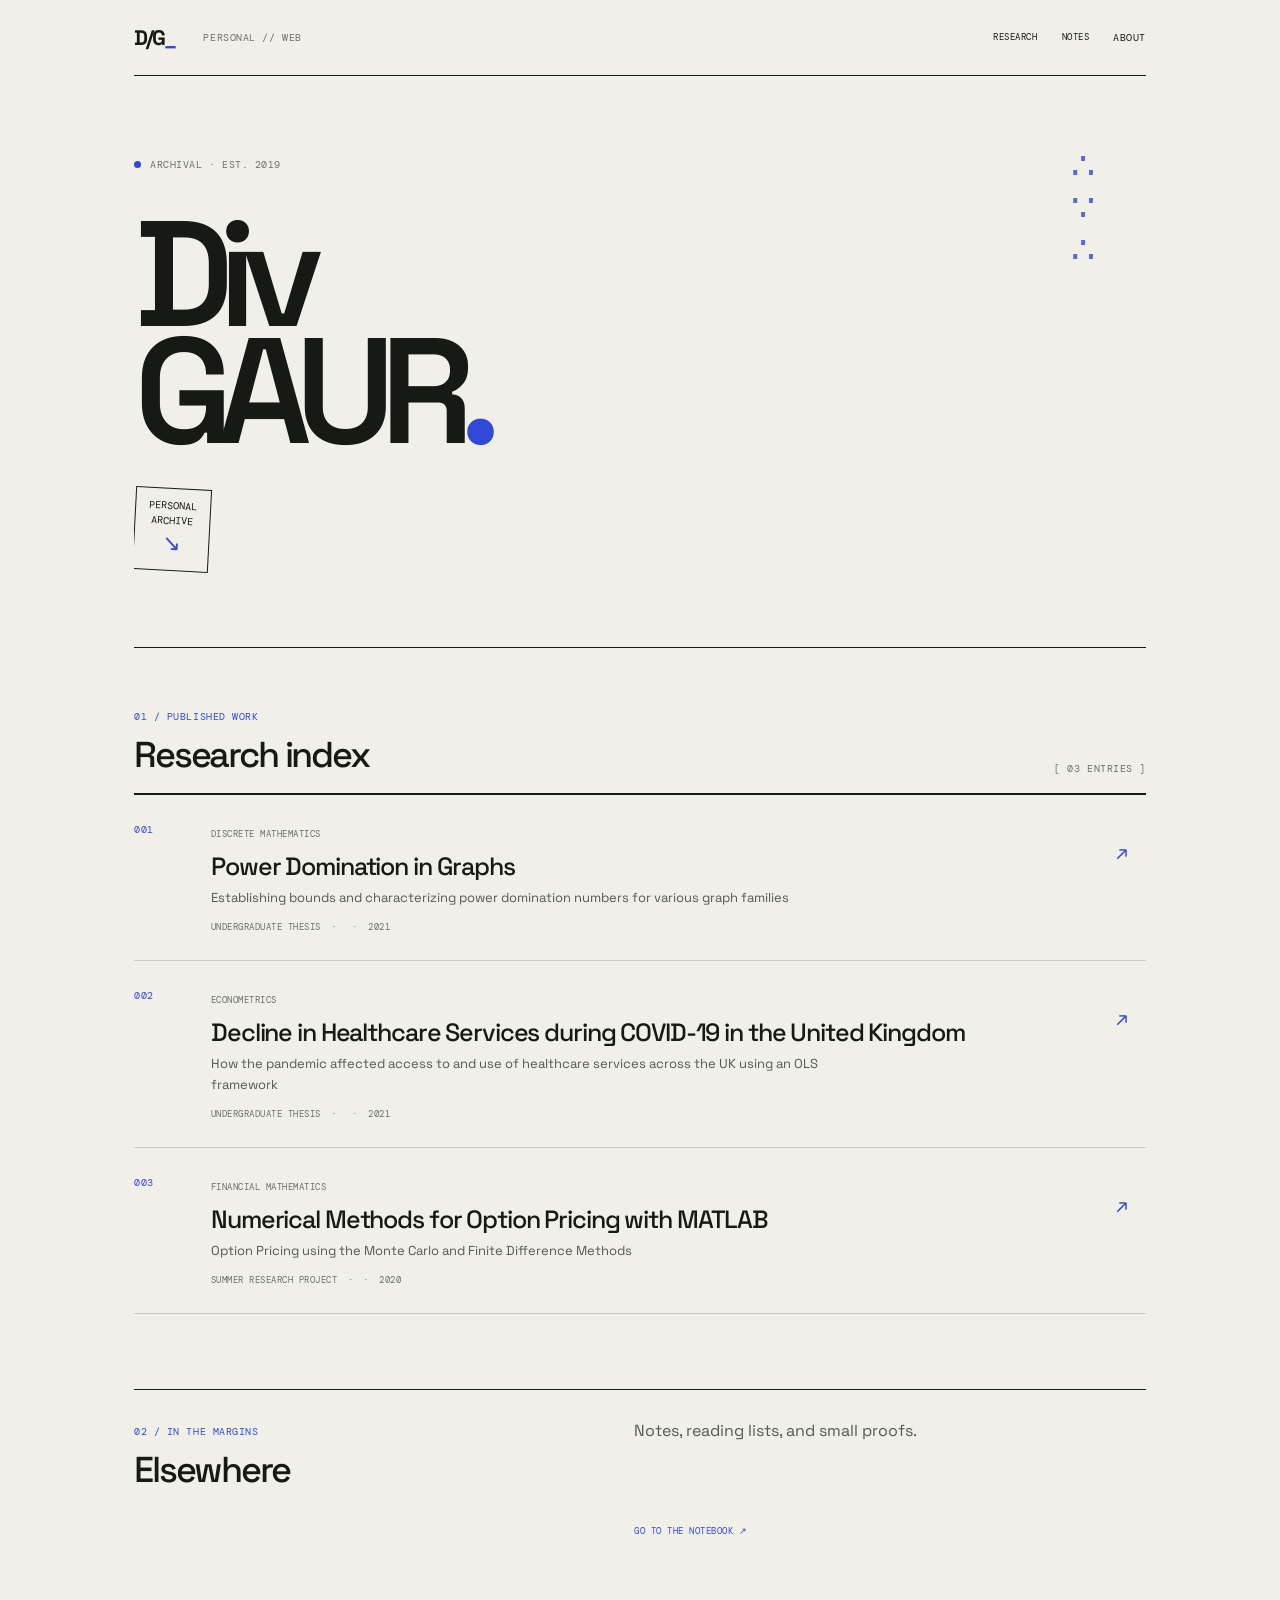
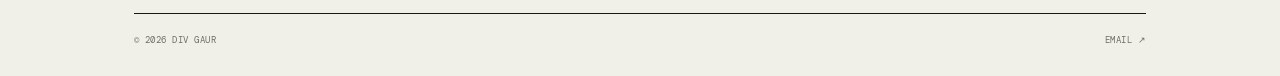
<file: index.html>
<!doctype html>
<html lang="en">
<head>
  <meta charset="utf-8"><meta name="viewport" content="width=device-width, initial-scale=1">
  <meta name="description" content="Personal archive of research and notes">
  <title>Div Gaur</title><link rel="stylesheet" href="style.css">
</head>
<body>
<div class="site">
  <header class="topbar">
    <a class="mark" href="index.html">D/G<span>_</span></a>
    <span class="top-note">PERSONAL // WEB</span>
    <nav><a href="#research">RESEARCH</a><a href="#other">NOTES</a> ABOUT</nav>
  </header>
  <main>
    <section class="hero">
      <div class="hero-kicker"><span class="status-dot"></span> ARCHIVAL · EST. 2019</div>
      <h1>Div<br>GAUR<span class="acid">.</span></h1>
      <div class="hero-bottom">
        <div class="hero-stamp">PERSONAL<br>ARCHIVE<br><span>↘</span></div>
      </div>
      <div class="hero-grid-mark" aria-hidden="true">∴<br>∵<br>∴</div>
    </section>

    <section id="research" class="research">
      <div class="section-head"><div><span class="index">01 / PUBLISHED WORK</span><h2>Research index</h2></div><span class="count">[ 03 ENTRIES ]</span></div>
      <article class="entry"><span class="entry-no">001</span><div class="entry-content"><span class="tag">DISCRETE MATHEMATICS</span><h3><a href="theses/graph-theory.html">Power Domination in Graphs</a></h3><p>Establishing bounds and characterizing power domination numbers for various graph families</p><div class="entry-meta">UNDERGRADUATE THESIS <i>·</i> <i>·</i> 2021</div></div><a class="entry-arrow" href="theses/graph-theory.html" aria-label="Open thesis">↗</a></article>
      <article class="entry"><span class="entry-no">002</span><div class="entry-content"><span class="tag">ECONOMETRICS</span><h3><a href="theses/econometrics.html">Decline in Healthcare Services during COVID-19 in the United Kingdom</a></h3><p>How the pandemic affected access to and use of healthcare services across the UK using an OLS framework</p><div class="entry-meta">UNDERGRADUATE THESIS <i>·</i> <i>·</i> 2021</div></div><a class="entry-arrow" href="theses/econometrics.html" aria-label="Open thesis">↗</a></article>
      <article class="entry"><span class="entry-no">003</span><div class="entry-content"><span class="tag">FINANCIAL MATHEMATICS</span><h3><a href="theses/financial-mathematics.html">Numerical Methods for Option Pricing with MATLAB</a></h3><p>Option Pricing using the Monte Carlo and Finite Difference Methods</p><div class="entry-meta">SUMMER RESEARCH PROJECT <i>·</i><i>·</i> 2020</div></div><a class="entry-arrow" href="theses/financial-mathematics.html" aria-label="Open thesis">↗</a></article>
    </section>

    <section id="other" class="other">
      <div><span class="index">02 / IN THE MARGINS</span><h2>Elsewhere</h2></div>
      <p>Notes, reading lists, and small proofs.</p>
      <a class="text-link" href="xxxx">GO TO THE NOTEBOOK ↗</a>
    </section>
  </main>
  <footer><span>© 2026 DIV GAUR</span><span></span>EMAIL ↗</footer>
</div>
</body></html>
</file>
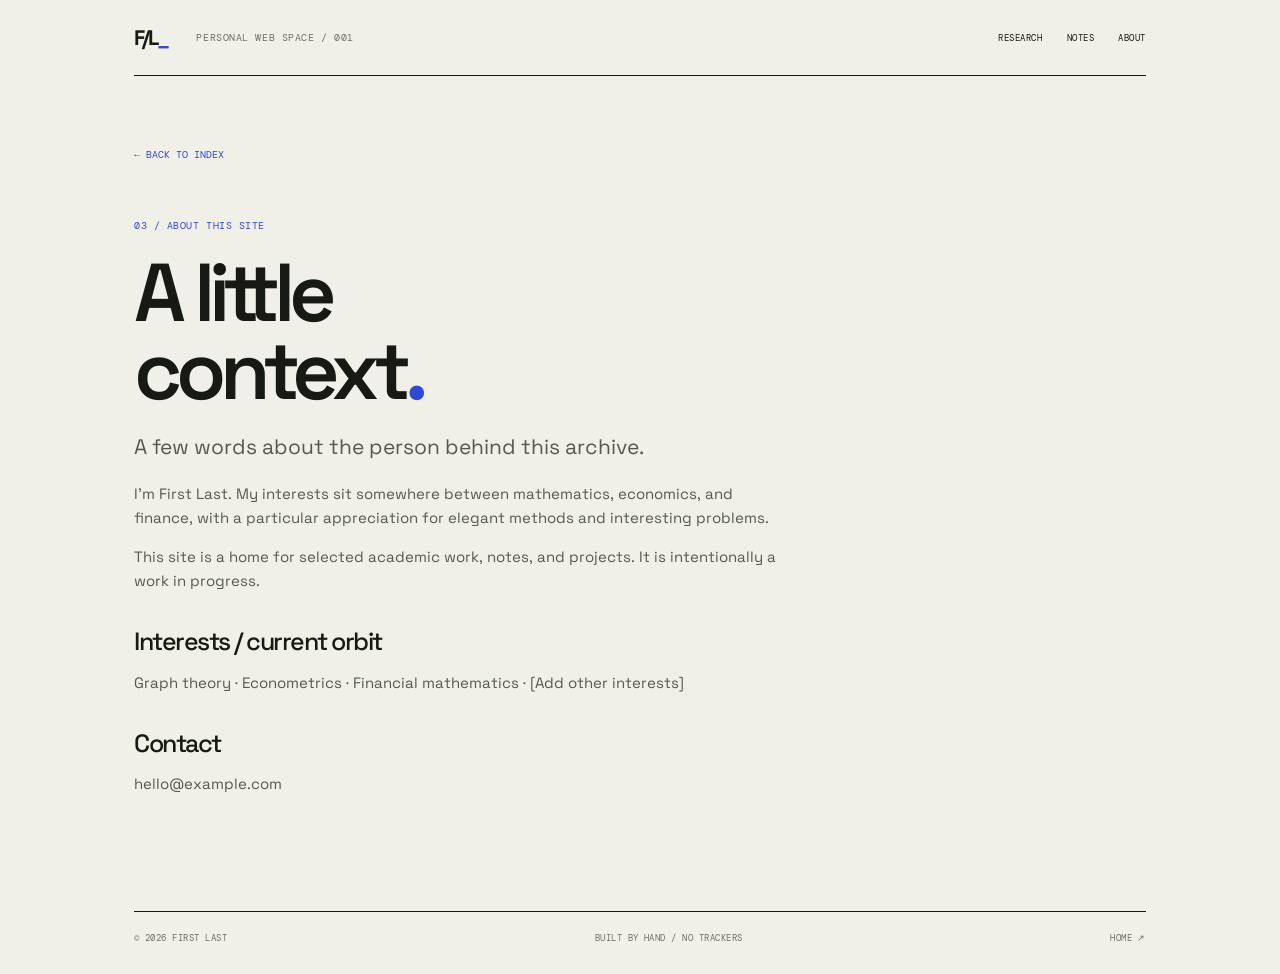
<file: about.html>
<!doctype html><html lang="en"><head><meta charset="utf-8"><meta name="viewport" content="width=device-width, initial-scale=1"><title>About — First Last</title><link rel="stylesheet" href="style.css"></head><body><div class="site"><header class="topbar"><a class="mark" href="index.html">F/L<span>_</span></a><span class="top-note">PERSONAL WEB SPACE / 001</span><nav><a href="index.html#research">RESEARCH</a><a href="notes.html">NOTES</a><a href="about.html">ABOUT</a></nav></header><main class="inner"><a class="back" href="index.html">← BACK TO INDEX</a><span class="index">03 / ABOUT THIS SITE</span><h1>A little<br>context<span class="acid">.</span></h1><p class="lead">A few words about the person behind this archive.</p><div class="prose"><p>I'm First Last. My interests sit somewhere between mathematics, economics, and finance, with a particular appreciation for elegant methods and interesting problems.</p><p>This site is a home for selected academic work, notes, and projects. It is intentionally a work in progress.</p><h2>Interests / current orbit</h2><p>Graph theory · Econometrics · Financial mathematics · [Add other interests]</p><h2>Contact</h2><p><a href="mailto:hello@example.com">hello@example.com</a></p></div></main><footer><span>© 2026 FIRST LAST</span><span>BUILT BY HAND / NO TRACKERS</span><a href="index.html">HOME ↗</a></footer></div></body></html>
</file>
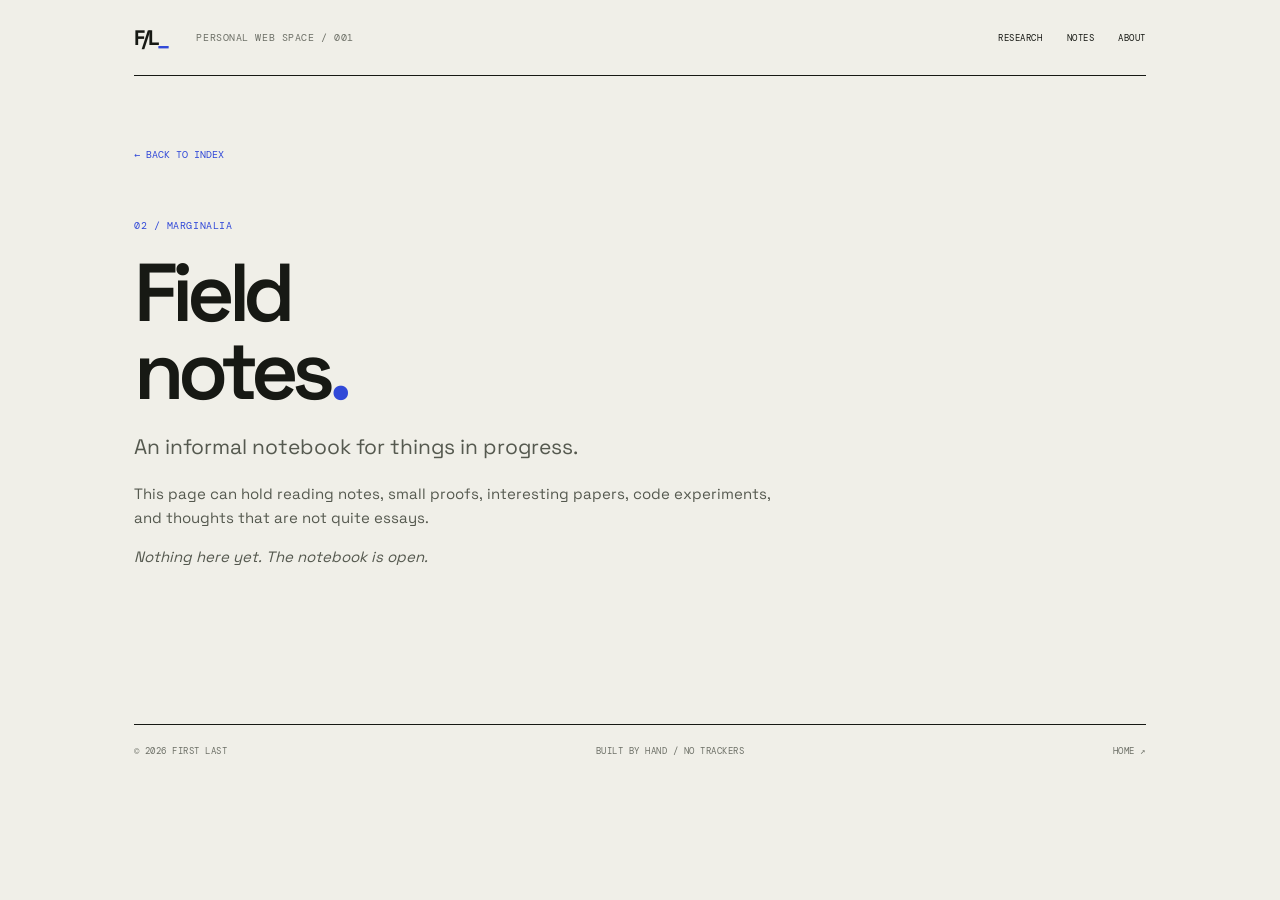
<file: notes.html>
<!doctype html><html lang="en"><head><meta charset="utf-8"><meta name="viewport" content="width=device-width, initial-scale=1"><title>Notes — First Last</title><link rel="stylesheet" href="style.css"></head><body><div class="site"><header class="topbar"><a class="mark" href="index.html">F/L<span>_</span></a><span class="top-note">PERSONAL WEB SPACE / 001</span><nav><a href="index.html#research">RESEARCH</a><a href="notes.html">NOTES</a><a href="about.html">ABOUT</a></nav></header><main class="inner"><a class="back" href="index.html">← BACK TO INDEX</a><span class="index">02 / MARGINALIA</span><h1>Field<br>notes<span class="acid">.</span></h1><p class="lead">An informal notebook for things in progress.</p><div class="prose"><p>This page can hold reading notes, small proofs, interesting papers, code experiments, and thoughts that are not quite essays.</p><p><em>Nothing here yet. The notebook is open.</em></p></div></main><footer><span>© 2026 FIRST LAST</span><span>BUILT BY HAND / NO TRACKERS</span><a href="index.html">HOME ↗</a></footer></div></body></html>
</file>
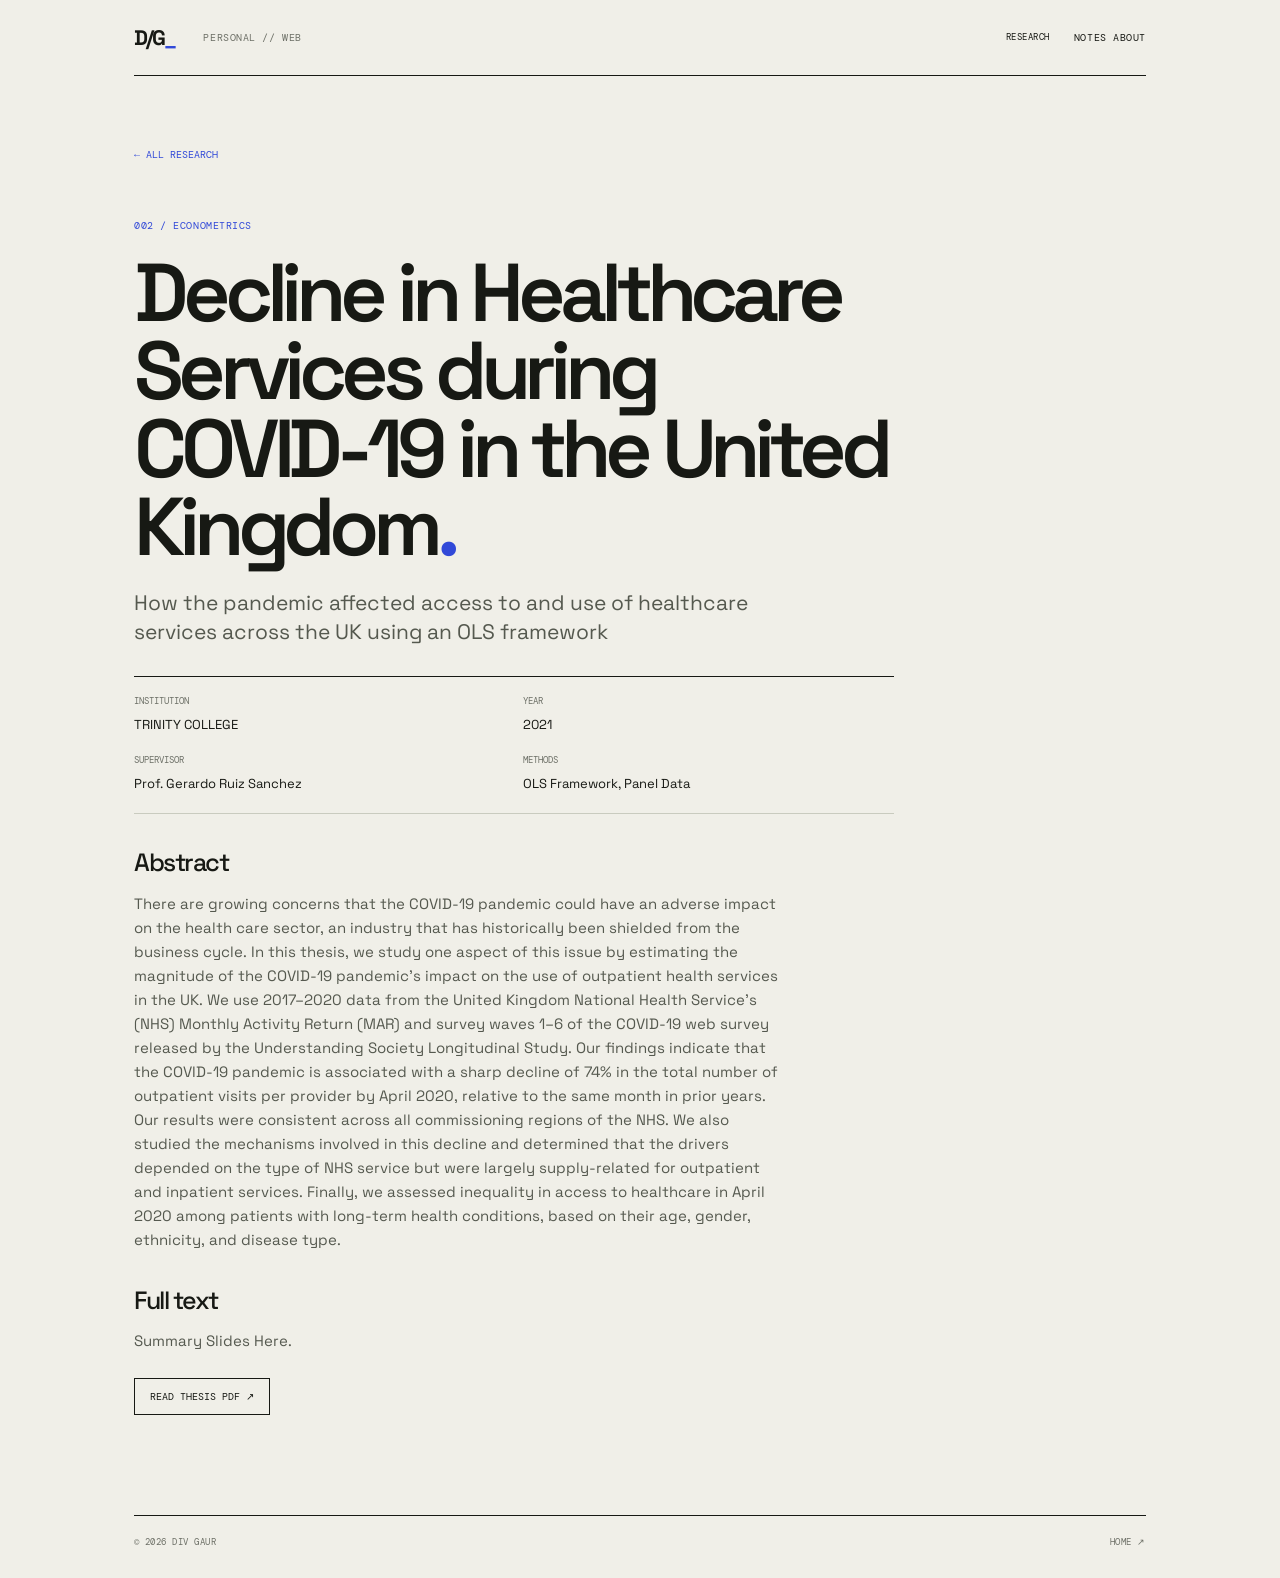
<file: theses/econometrics.html>
<!doctype html><html lang="en"><head><meta charset="utf-8"><meta name="viewport" content="width=device-width, initial-scale=1"><title>Econometrics | Div Gaur</title><link rel="stylesheet" href="../style.css"></head><body><div class="site"><header class="topbar"><a class="mark" href="../index.html">D/G<span>_</span></a><span class="top-note">PERSONAL // WEB</span><nav><a href="../index.html#research">RESEARCH</a>NOTES ABOUT</nav></header><main class="inner"><a class="back" href="../index.html#research">← ALL RESEARCH</a><span class="index">002 / ECONOMETRICS</span><h1>Decline in Healthcare Services during COVID-19 in the United Kingdom<span class="acid">.</span></h1><p class="lead">How the pandemic affected access to and use of healthcare services across the UK using an OLS framework</p><div class="details"><div><small>INSTITUTION</small><span>TRINITY COLLEGE</span></div><div><small>YEAR</small><span>2021</span></div><div><small>SUPERVISOR</small><span><a href="https://internet3.trincoll.edu/facProfiles/Default.aspx?fid=1480571">Prof. Gerardo Ruiz Sanchez</a></span></div><div><small>METHODS</small><span>OLS Framework, Panel Data</span></div></div><div class="prose"><h2>Abstract</h2><p>There are growing concerns that the COVID-19 pandemic could have an adverse impact on the health care sector, an industry that has historically been shielded from the business cycle. In this thesis, we study one aspect of this issue by estimating the magnitude of the COVID-19 pandemic's impact on the use of outpatient health services in the UK. We use 2017–2020 data from the United Kingdom National Health Service’s (NHS) Monthly Activity Return (MAR) and survey waves 1–6 of the COVID-19 web survey released by the Understanding Society Longitudinal Study. Our findings indicate that the COVID-19 pandemic is associated with a sharp decline of 74% in the total number of outpatient visits per provider by April 2020, relative to the same month in prior years. Our results were consistent across all commissioning regions of the NHS. We also studied the mechanisms involved in this decline and determined that the drivers depended on the type of NHS service but were largely supply-related for outpatient and inpatient services. Finally, we assessed inequality in access to healthcare in April 2020 among patients with long-term health conditions, based on their age, gender, ethnicity, and disease type.</p><h2>Full text</h2><p>Summary Slides Here.</p><a class="download" href="../papers/econometrics.pdf">READ THESIS PDF ↗</a></div></main><footer><span>© 2026 DIV GAUR</span><span></span><a href="../index.html">HOME ↗</a></footer></div></body></html>
</file>
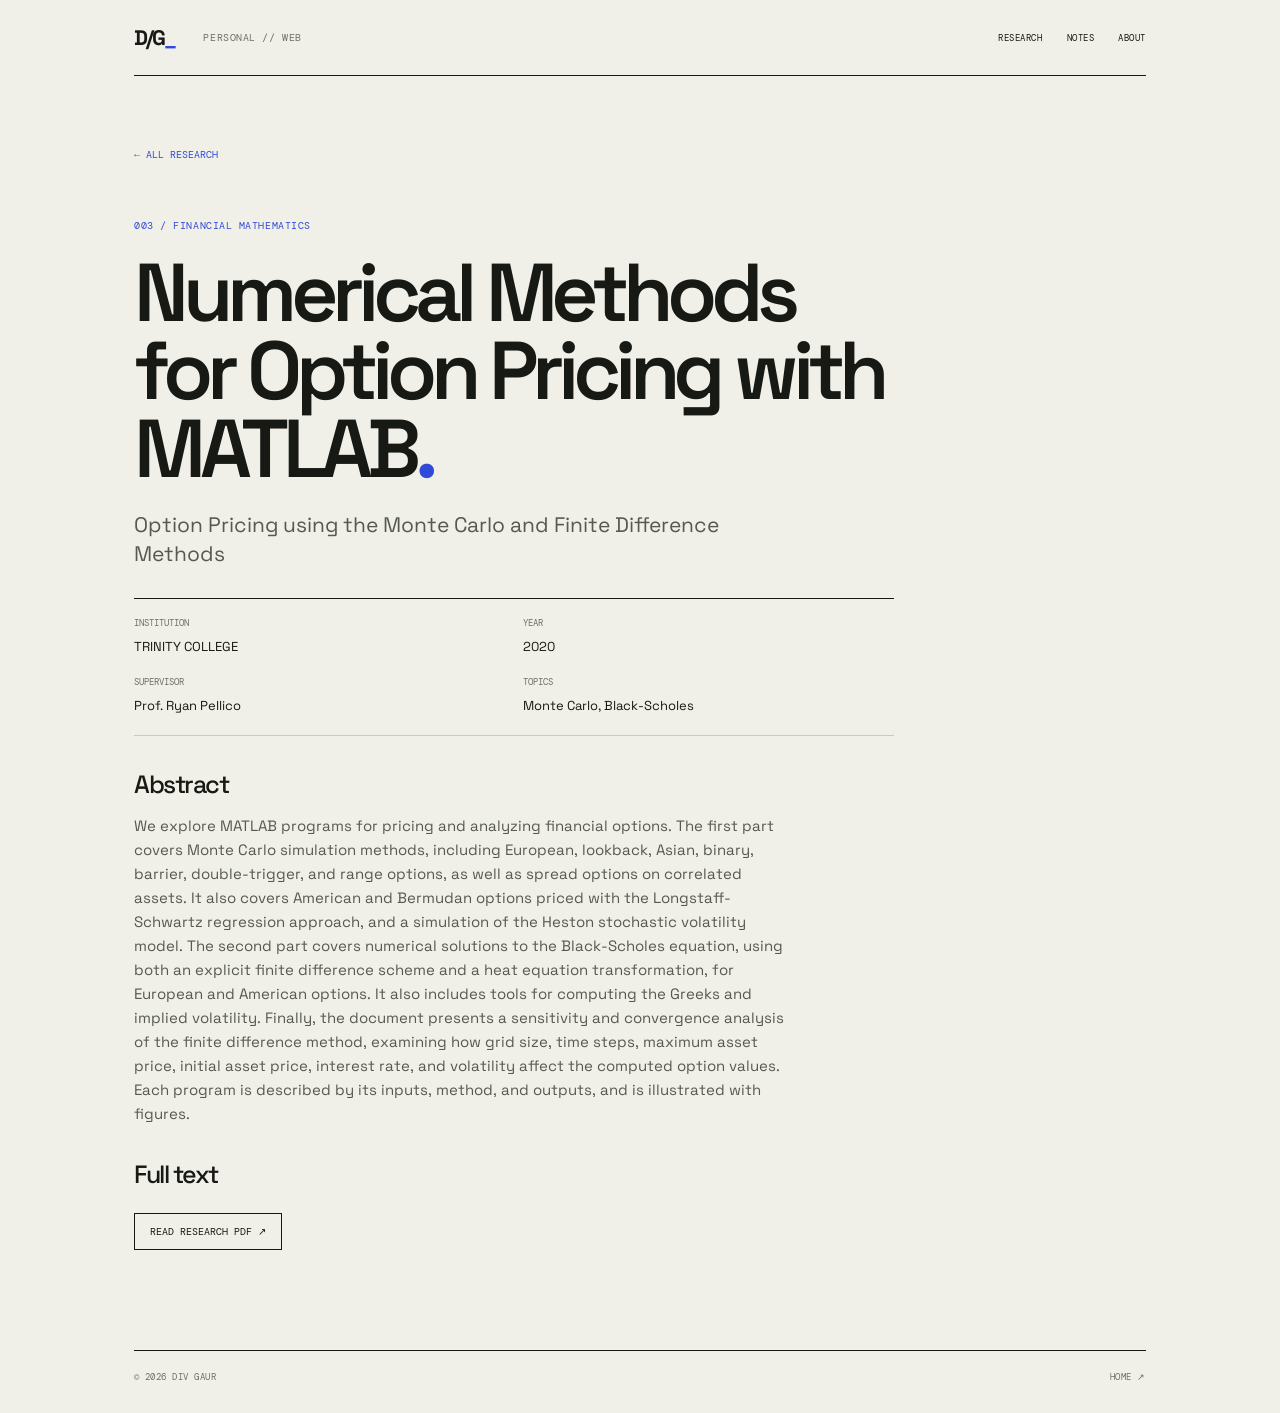
<file: theses/financial-mathematics.html>
<!doctype html><html lang="en"><head><meta charset="utf-8"><meta name="viewport" content="width=device-width, initial-scale=1"><title>Financial Mathematics | Div Gaur</title><link rel="stylesheet" href="../style.css"></head><body><div class="site"><header class="topbar"><a class="mark" href="../index.html">D/G<span>_</span></a><span class="top-note">PERSONAL // WEB</span><nav><a href="../index.html#research">RESEARCH</a><a href="../notes.html">NOTES</a><a href="../about.html">ABOUT</a></nav></header><main class="inner"><a class="back" href="../index.html#research">← ALL RESEARCH</a><span class="index">003 / FINANCIAL MATHEMATICS</span><h1>Numerical Methods for Option Pricing with MATLAB<span class="acid">.</span></h1><p class="lead">Option Pricing using the Monte Carlo and Finite Difference Methods</p><div class="details"><div><small>INSTITUTION</small><span>TRINITY COLLEGE</span></div><div><small>YEAR</small><span>2020</span></div><div><small>SUPERVISOR</small><span><a href="https://internet3.trincoll.edu/facProfiles/Default.aspx?fid=1480204">Prof. Ryan Pellico</a></span></div><div><small>TOPICS</small><span>Monte Carlo, Black-Scholes</span></div></div><div class="prose"><h2>Abstract</h2><p>We explore MATLAB programs for pricing and analyzing financial options. The first part covers Monte Carlo simulation methods, including European, lookback, Asian, binary, barrier, double-trigger, and range options, as well as spread options on correlated assets. It also covers American and Bermudan options priced with the Longstaff-Schwartz regression approach, and a simulation of the Heston stochastic volatility model. The second part covers numerical solutions to the Black-Scholes equation, using both an explicit finite difference scheme and a heat equation transformation, for European and American options. It also includes tools for computing the Greeks and implied volatility. Finally, the document presents a sensitivity and convergence analysis of the finite difference method, examining how grid size, time steps, maximum asset price, initial asset price, interest rate, and volatility affect the computed option values. Each program is described by its inputs, method, and outputs, and is illustrated with figures.</p><h2>Full text</h2><p></code></p><a class="download" href="../papers/financial-mathematics.pdf">READ RESEARCH PDF ↗</a></div></main><footer><span>© 2026 DIV GAUR</span><span></span><a href="../index.html">HOME ↗</a></footer></div></body></html>
</file>
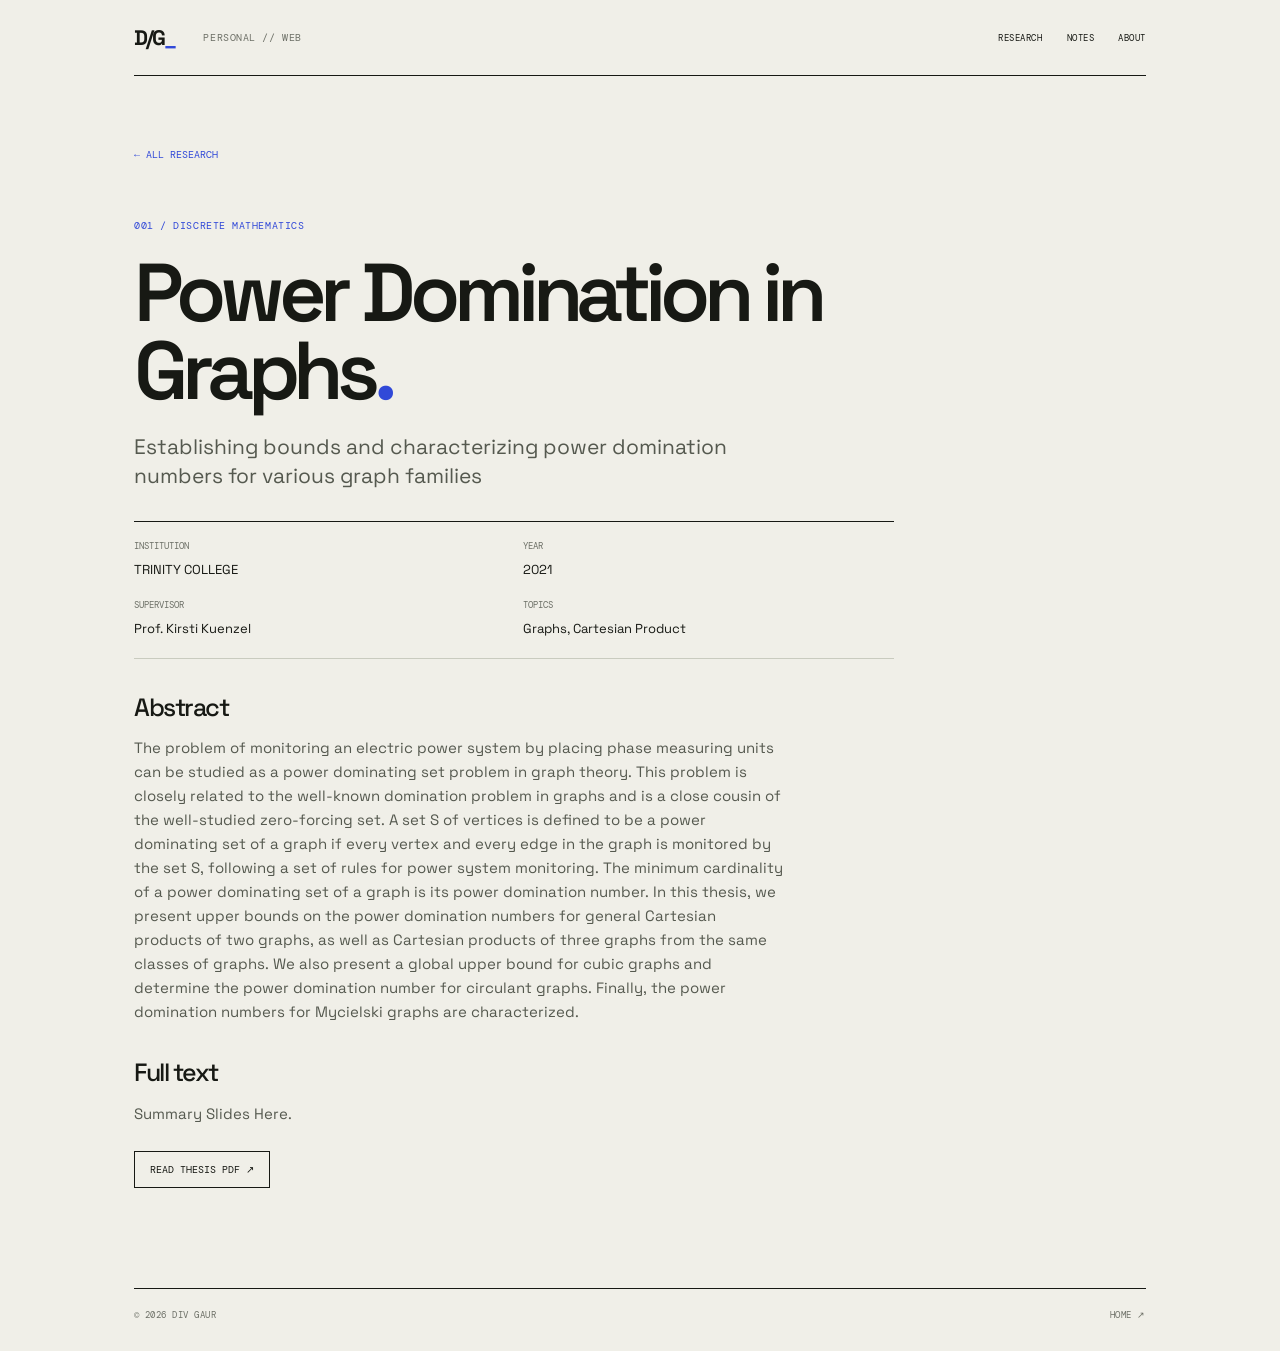
<file: theses/graph-theory.html>
<!doctype html><html lang="en"><head><meta charset="utf-8"><meta name="viewport" content="width=device-width, initial-scale=1"><title>Graph Theory | Div Gaur</title><link rel="stylesheet" href="../style.css"></head><body><div class="site"><header class="topbar"><a class="mark" href="../index.html">D/G<span>_</span></a><span class="top-note">PERSONAL // WEB</span><nav><a href="../index.html#research">RESEARCH</a><a href="../notes.html">NOTES</a><a href="../about.html">ABOUT</a></nav></header><main class="inner"><a class="back" href="../index.html#research">← ALL RESEARCH</a><span class="index">001 / DISCRETE MATHEMATICS</span><h1>Power Domination in Graphs<span class="acid">.</span></h1><p class="lead">Establishing bounds and characterizing power domination numbers for various graph families</p><div class="details"><div><small>INSTITUTION</small><span>TRINITY COLLEGE</span></div><div><small>YEAR</small><span>2021</span></div><div><small>SUPERVISOR</small><span><a href="https://internet3.trincoll.edu/facProfiles/Default.aspx?fid=1480039">Prof. Kirsti Kuenzel</a></span></div><div><small>TOPICS</small><span>Graphs, Cartesian Product</span></div></div><div class="prose"><h2>Abstract</h2><p>The problem of monitoring an electric power system by placing phase measuring units can be studied as a power dominating set problem in graph theory. This problem is closely related to the well-known domination problem in graphs and is a close cousin of the well-studied zero-forcing set. A set S of vertices is defined to be a power dominating set of a graph if every vertex and every edge in the graph is monitored by the set S, following a set of rules for power system monitoring. The minimum cardinality of a power dominating set of a graph is its power domination number. In this thesis, we present upper bounds on the power domination numbers for general Cartesian products of two graphs, as well as Cartesian products of three graphs from the same classes of graphs. We also present a global upper bound for cubic graphs and determine the power domination number for circulant graphs. Finally, the power domination numbers for Mycielski graphs are characterized.</p><h2>Full text</h2><p>Summary Slides <a href="../papers/graph-theory-deck.pdf">Here</a>.</p><a class="download" href="../papers/graph-theory.pdf">READ THESIS PDF ↗</a></div></main><footer><span>© 2026 DIV GAUR</span><span></span><a href="../index.html">HOME ↗</a></footer></div></body></html>
</file>
<file: style.css>
@import url('https://fonts.googleapis.com/css2?family=DM+Mono:wght@400;500&family=Space+Grotesk:wght@400;500;600;700&display=swap');
:root{--paper:#f0efe8;--ink:#171914;--muted:#6d7067;--line:#c9cbbf;--acid:#c7f04b;--blue:#3149d8;--mono:'DM Mono',monospace;--sans:'Space Grotesk',Arial,sans-serif}
*{box-sizing:border-box}html{scroll-behavior:smooth}body{margin:0;background:var(--paper);color:var(--ink);font-family:var(--sans);font-size:15px;line-height:1.6}
a{color:inherit;text-decoration:none}a:hover{color:var(--blue)}.site{max-width:1120px;margin:auto;padding:0 54px}
.topbar{height:76px;border-bottom:1px solid var(--ink);display:flex;align-items:center;gap:28px}.mark{font-weight:700;font-size:21px;letter-spacing:-.09em}.mark span{color:var(--blue)}.top-note,.topbar nav,.index,.count,.tag,.entry-no,.entry-meta,.text-link,footer,.hero-kicker{font:10px var(--mono);letter-spacing:.055em}.top-note{color:var(--muted)}.topbar nav{margin-left:auto;display:flex;gap:24px}.topbar nav a{font-size:9px}
.hero{position:relative;padding:82px 0 76px;border-bottom:1px solid var(--ink);overflow:hidden}.hero-kicker{color:var(--muted);display:flex;align-items:center;gap:9px}.status-dot{width:7px;height:7px;background:var(--blue);display:inline-block;border-radius:50%}
h1{font-size:clamp(76px,13vw,150px);line-height:.78;letter-spacing:-.105em;margin:45px 0 38px;font-weight:600}.acid{color:var(--blue)}.hero-bottom{display:flex;justify-content:space-between;align-items:end;max-width:760px}.hero-intro{font-size:19px;line-height:1.35;max-width:440px;margin:0}.hero-stamp{font:10px/1.45 var(--mono);border:1px solid var(--ink);padding:10px 13px;transform:rotate(3deg);text-align:center}.hero-stamp span{font-size:22px;color:var(--blue)}.hero-grid-mark{position:absolute;right:5%;top:70px;color:var(--blue);font:38px/1.1 Georgia,serif;opacity:.8}
.research{padding:55px 0 75px}.section-head{display:flex;justify-content:space-between;align-items:end;border-bottom:2px solid var(--ink);padding-bottom:18px}.index{color:var(--blue)}h2{font-size:36px;line-height:1.1;letter-spacing:-.06em;margin:9px 0 0;font-weight:500}.count{color:var(--muted)}
.entry{display:grid;grid-template-columns:62px 1fr 30px;gap:15px;padding:25px 0 27px;border-bottom:1px solid var(--line)}.entry-no{color:var(--blue);padding-top:3px}.tag{font-size:9px;color:var(--muted)}h3{font-size:25px;line-height:1.2;letter-spacing:-.045em;font-weight:500;margin:7px 0}.entry-content p{font-size:13px;color:#55594f;max-width:620px;margin:0 0 12px}.entry-meta{font-size:9px;color:var(--muted)}.entry-meta i{font-style:normal;color:var(--blue);padding:0 5px}.entry-arrow{font-size:20px;color:var(--blue);padding-top:16px}
.other{border-top:1px solid var(--ink);padding:28px 0 76px;display:grid;grid-template-columns:1fr 1.1fr;gap:35px}.other p{margin:0;color:#55594f;max-width:390px;font-size:16px}.text-link{grid-column:2;color:var(--blue);font-size:9px}
footer{border-top:1px solid var(--ink);padding:20px 0 30px;display:flex;justify-content:space-between;gap:15px;color:var(--muted);font-size:9px}
.inner{max-width:760px;min-height:72vh;padding:65px 0 100px}.back{font:10px var(--mono);color:var(--blue)}.inner .index{display:block;margin-top:54px}.inner h1{font-size:clamp(48px,8vw,82px);line-height:.95;letter-spacing:-.075em;margin:22px 0}.lead{font-size:21px;line-height:1.4;max-width:650px;color:#55594f}.details{display:grid;grid-template-columns:1fr 1fr;gap:18px;border-top:1px solid var(--ink);border-bottom:1px solid var(--line);padding:18px 0;margin:30px 0}.details small{display:block;font:9px var(--mono);color:var(--muted);margin-bottom:5px}.details span{font-size:13px}.prose{max-width:650px}.prose h2{font-size:25px;margin:35px 0 12px}.prose p,.prose li{color:#55594f}.download{display:inline-block;border:1px solid var(--ink);padding:11px 15px;margin-top:10px;font:10px var(--mono)}.download:hover{background:var(--acid);color:var(--ink)}
@media(max-width:650px){.site{padding:0 22px}.topbar{height:66px;gap:12px}.top-note{display:none}.topbar nav{gap:14px}.hero{padding:70px 0 58px}h1{margin:42px 0 30px}.hero-intro{font-size:17px;max-width:75%}.hero-grid-mark{right:2%;top:60px;font-size:29px}.section-head{align-items:start;gap:15px}.count{padding-top:5px;font-size:8px}.entry{grid-template-columns:35px 1fr 18px;gap:8px}h3{font-size:21px}.entry-content p{font-size:12px}.other{grid-template-columns:1fr;gap:18px}.text-link{grid-column:1}footer{flex-direction:column;gap:8px}.details{grid-template-columns:1fr}}
</file>
